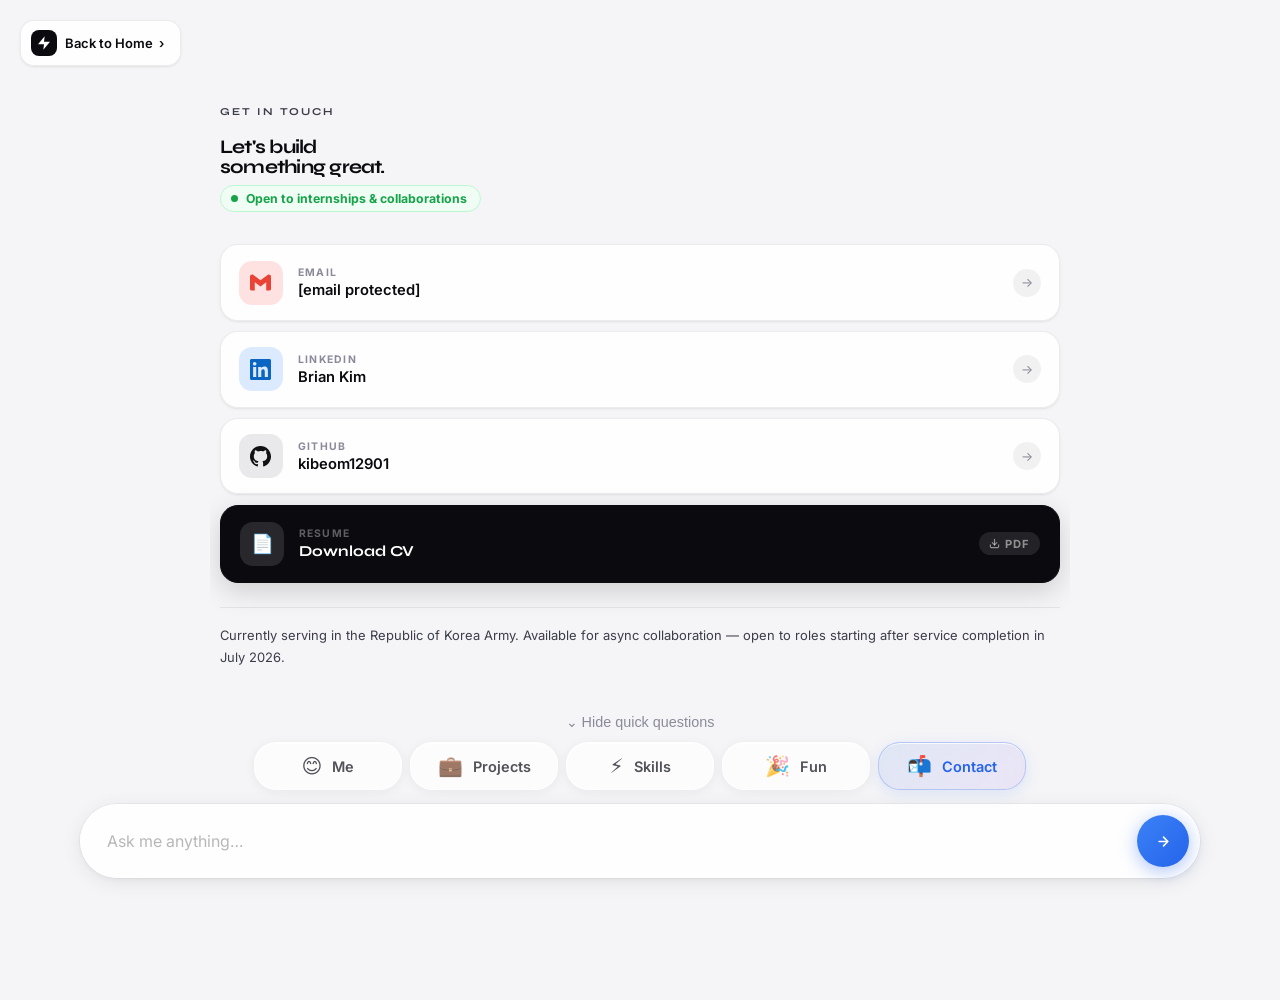
<file: contact.html>
<!DOCTYPE html>
<html lang="en">
<head>
<meta charset="UTF-8"/>
<meta name="viewport" content="width=device-width, initial-scale=1.0"/>
<title>Contact | Brian Kim</title>
<link rel="preconnect" href="https://fonts.googleapis.com">
<link href="https://fonts.googleapis.com/css2?family=Inter:wght@400;500;600;700;800;900&family=Syne:wght@700;800&display=swap" rel="stylesheet">
<link rel="stylesheet" href="./assets/css/styles.css"/>
</head>
<body class="no-rainbow">
<canvas id="liquid-canvas"></canvas>
<div id="cursor"></div>
<div id="cursor-ring"></div>
<a class="badge-btn" href="index.html"><div class="badge-icon"><svg width="16" height="16" viewBox="0 0 24 24" fill="white"><path d="M13 2L3 14h9l-1 8 10-12h-9l1-8z"/></svg></div>Back to Home &nbsp;›</a>

<div class="app-shell">
<main class="page-content">
  <section class="content-card">
    <div class="section-block contact-wrap">

      <p class="contact-eyebrow">Get in touch</p>
      <h2 class="contact-headline">Let's build<br/>something great.</h2>

      <div class="avail-row">
        <span class="avail-dot"></span>
        <span class="avail-text">Open to internships &amp; collaborations</span>
      </div>

      <!-- Cards -->
      <div class="contact-cards">

        <a class="c-card gmail"
           href="https://mail.google.com/mail/?view=cm&to=Kimkibeom1290@gmail.com"
           target="_blank" rel="noreferrer">
          <div class="c-icon">
            <svg width="21" height="21" viewBox="0 0 24 24"><path d="M24 5.457v13.909c0 .904-.732 1.636-1.636 1.636h-3.819V11.73L12 16.64l-6.545-4.91v9.273H1.636A1.636 1.636 0 0 1 0 19.366V5.457c0-2.023 2.309-3.178 3.927-1.964L5.455 4.64 12 9.548l6.545-4.91 1.528-1.145C21.69 2.28 24 3.434 24 5.457z" fill="#ea4335"/></svg>
          </div>
          <div class="c-body">
            <div class="c-label">Email</div>
            <div class="c-value"><span class="__cf_email__" data-cfemail="dc97b5b1b7b5beb9b3b1edeee5ec9cbbb1bdb5b0f2bfb3b1">[email&#160;protected]</span></div>
          </div>
          <div class="c-arrow">→</div>
        </a>

        <a class="c-card linkedin"
           href="https://www.linkedin.com/in/brian-kim-2b3b40262/"
           target="_blank" rel="noreferrer">
          <div class="c-icon">
            <svg width="21" height="21" viewBox="0 0 24 24" fill="#0a66c2"><path d="M20.447 20.452h-3.554v-5.569c0-1.328-.027-3.037-1.852-3.037-1.853 0-2.136 1.445-2.136 2.939v5.667H9.351V9h3.414v1.561h.046c.477-.9 1.637-1.85 3.37-1.85 3.601 0 4.267 2.37 4.267 5.455v6.286zM5.337 7.433c-1.144 0-2.063-.926-2.063-2.065 0-1.138.92-2.063 2.063-2.063 1.14 0 2.064.925 2.064 2.063 0 1.139-.925 2.065-2.064 2.065zm1.782 13.019H3.555V9h3.564v11.452zM22.225 0H1.771C.792 0 0 .774 0 1.729v20.542C0 23.227.792 24 1.771 24h20.451C23.2 24 24 23.227 24 22.271V1.729C24 .774 23.2 0 22.222 0h.003z"/></svg>
          </div>
          <div class="c-body">
            <div class="c-label">LinkedIn</div>
            <div class="c-value">Brian Kim</div>
          </div>
          <div class="c-arrow">→</div>
        </a>

        <a class="c-card github"
           href="https://github.com/kibeom12901"
           target="_blank" rel="noreferrer">
          <div class="c-icon">
            <svg width="21" height="21" viewBox="0 0 24 24" fill="#111"><path d="M12 0C5.374 0 0 5.373 0 12c0 5.302 3.438 9.8 8.207 11.387.599.111.793-.261.793-.577v-2.234c-3.338.726-4.033-1.416-4.033-1.416-.546-1.387-1.333-1.756-1.333-1.756-1.089-.745.083-.729.083-.729 1.205.084 1.839 1.237 1.839 1.237 1.07 1.834 2.807 1.304 3.492.997.107-.775.418-1.305.762-1.604-2.665-.305-5.467-1.334-5.467-5.931 0-1.311.469-2.381 1.236-3.221-.124-.303-.535-1.524.117-3.176 0 0 1.008-.322 3.301 1.23A11.509 11.509 0 0 1 12 5.803c1.02.005 2.047.138 3.006.404 2.291-1.552 3.297-1.23 3.297-1.23.653 1.653.242 2.874.118 3.176.77.84 1.235 1.911 1.235 3.221 0 4.609-2.807 5.624-5.479 5.921.43.372.823 1.102.823 2.222v3.293c0 .319.192.694.801.576C20.566 21.797 24 17.3 24 12c0-6.627-5.373-12-12-12z"/></svg>
          </div>
          <div class="c-body">
            <div class="c-label">GitHub</div>
            <div class="c-value">kibeom12901</div>
          </div>
          <div class="c-arrow">→</div>
        </a>

      </div>

      <!-- CV download — bold dark CTA -->
      <a class="cv-btn"
         href="https://docs.google.com/document/d/1R_ndpSbF7Pnptnhy0haO2IUpl0N-ecEF32rU8T0wcDc/export?format=pdf"
         target="_blank" rel="noreferrer">
        <div class="cv-left">
          <div class="cv-icon-wrap">📄</div>
          <div>
            <div class="cv-label-sm">Resume</div>
            <div class="cv-title">Download CV</div>
          </div>
        </div>
        <div class="cv-badge">
          <svg width="11" height="11" viewBox="0 0 24 24" fill="none" stroke="currentColor" stroke-width="2.5" stroke-linecap="round" stroke-linejoin="round">
            <path d="M21 15v4a2 2 0 0 1-2 2H5a2 2 0 0 1-2-2v-4"/>
            <polyline points="7 10 12 15 17 10"/>
            <line x1="12" y1="15" x2="12" y2="3"/>
          </svg>
          PDF
        </div>
      </a>

      <div class="contact-divider"></div>
      <p class="contact-note">Currently serving in the Republic of Korea Army. Available for async collaboration — open to roles starting after service completion in July 2026.</p>

    </div>
  </section>

  <button class="quick-hide" type="button">⌄ Hide quick questions</button>
</main>
</div>

<div class="chat-bar">
  <input class="chat-input" placeholder="Ask me anything…" />
  <button class="chat-send" aria-label="Send">
    <svg viewBox="0 0 24 24" fill="none" stroke="white" stroke-width="2.5" stroke-linecap="round" stroke-linejoin="round">
      <path d="M5 12h14M12 5l7 7-7 7"/>
    </svg>
  </button>
</div>

<nav class="bottom-nav">
  <a class="nav-item" href="me.html"><span class="nav-icon">😊</span>Me</a>
  <a class="nav-item" href="projects.html"><span class="nav-icon">💼</span>Projects</a>
  <a class="nav-item" href="skills.html"><span class="nav-icon">⚡</span>Skills</a>
  <a class="nav-item" href="fun.html"><span class="nav-icon">🎉</span>Fun</a>
  <a class="nav-item active" href="contact.html"><span class="nav-icon">📬</span>Contact</a>
</nav>
</file>
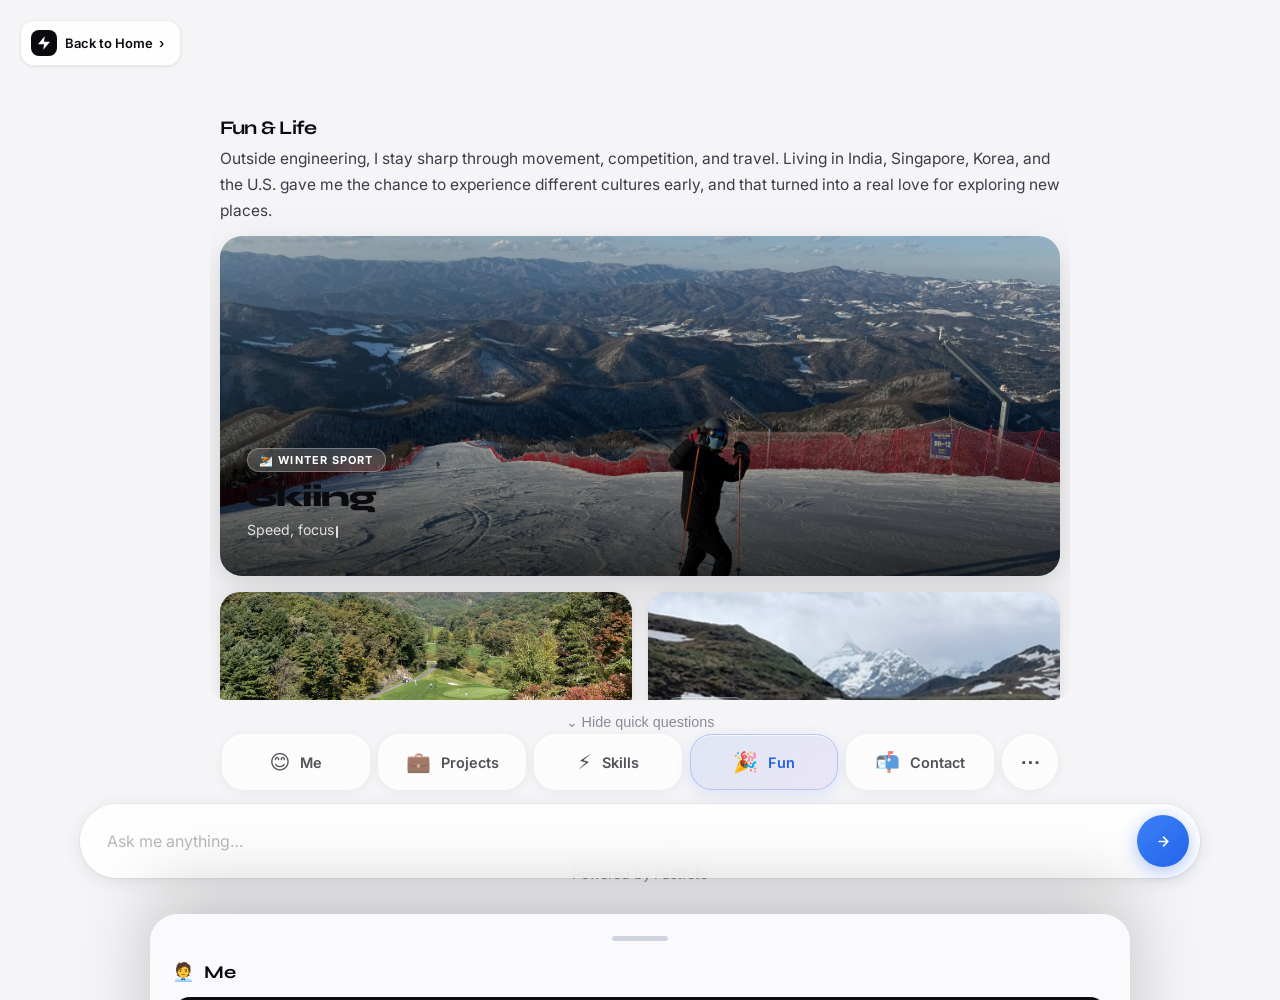
<file: fun.html>
<!DOCTYPE html>
<html lang="en">
<head>
<meta charset="UTF-8"/>
<meta name="viewport" content="width=device-width, initial-scale=1.0"/>
<title>Fun | Brian Kim</title>
<link rel="preconnect" href="https://fonts.googleapis.com">
<link href="https://fonts.googleapis.com/css2?family=Inter:wght@400;500;600;700;800;900&family=Syne:wght@700;800;900&display=swap" rel="stylesheet">
<link rel="stylesheet" href="./assets/css/styles.css"/>
</head>
<body>
<canvas id="liquid-canvas"></canvas>
<div id="cursor"></div>
<div id="cursor-ring"></div>
<a class="badge-btn" href="index.html"><div class="badge-icon"><svg width="16" height="16" viewBox="0 0 24 24" fill="white"><path d="M13 2L3 14h9l-1 8 10-12h-9l1-8z"/></svg></div>Back to Home &nbsp;›</a>

<div class="app-shell">
<main class="page-content">
  <section class="content-card">

    <div class="section-block fun-hero-section">
      <h2>Fun &amp; Life</h2>
      <p class="fun-intro">Outside engineering, I stay sharp through movement, competition, and travel. Living in India, Singapore, Korea, and the U.S. gave me the chance to experience different cultures early, and that turned into a real love for exploring new places.</p>

      <!-- Featured: Skiing -->
      <div class="fun-featured">
        <img src="./assets/images/fun/IMG_0871.JPG" alt="Skiing in Korea"/>
        <div class="fun-featured-overlay">
          <span class="fun-featured-tag">⛷️ Winter Sport</span>
          <h3>Skiing</h3>
          <p>Speed, focus, and clean carving turns. Korea's mountain runs are a perfect winter reset — nothing clears the mind like dropping into a steep slope.</p>
        </div>
      </div>

      <!-- Two cards side by side -->
      <div class="fun-grid-2">
        <div class="fun-card">
          <img src="./assets/images/fun/IMG_8676.jpeg" alt="Golf course in the mountains" class="crop-golf"/>
          <div class="fun-card-overlay">
            <span class="fun-card-tag">⛳ Golf</span>
            <h3>Golf</h3>
            <p>Course strategy, clean strikes, and mountain views. Golf trains the same patience and precision I bring to engineering.</p>
          </div>
        </div>

        <div class="fun-card">
          <img src="./assets/images/fun/travel.jpeg" alt="Travelling — Swiss Alps" class="crop-travel"/>
          <div class="fun-card-overlay">
            <span class="fun-card-tag">✈️ Travel</span>
            <h3>Exploring</h3>
            <p>This photo is from Switzerland. I love travelling, seeing new landscapes, and getting the kind of perspective that only comes from being somewhere completely different.</p>
          </div>
        </div>
      </div>

      <!-- Quick stats -->
      <div class="fun-stats">
        <div class="fun-stat">
          <span class="stat-num">4+</span>
          <span class="stat-label">Countries Lived</span>
        </div>
        <div class="fun-stat">
          <span class="stat-num">⛷️</span>
          <span class="stat-label">Skier</span>
        </div>
        <div class="fun-stat">
          <span class="stat-num">⛳</span>
          <span class="stat-label">Golfer</span>
        </div>
        <div class="fun-stat">
          <span class="stat-num">⚾</span>
          <span class="stat-label">Club Baseball</span>
        </div>
      </div>
    </div>

  </section>

  <button class="quick-hide" type="button">⌄ Hide quick questions</button>
</main>
</div>

<div class="chat-bar">
  <input class="chat-input" placeholder="Ask me anything…" />
  <button class="chat-send" aria-label="Send">
    <svg viewBox="0 0 24 24" fill="none" stroke="white" stroke-width="2.5" stroke-linecap="round" stroke-linejoin="round">
      <path d="M5 12h14M12 5l7 7-7 7"/>
    </svg>
  </button>
</div>

<nav class="bottom-nav">
  <a class="nav-item" href="me.html"><span class="nav-icon">😊</span>Me</a>
  <a class="nav-item" href="projects.html"><span class="nav-icon">💼</span>Projects</a>
  <a class="nav-item" href="skills.html"><span class="nav-icon">⚡</span>Skills</a>
  <a class="nav-item active" href="fun.html"><span class="nav-icon">🎉</span>Fun</a>
  <a class="nav-item" href="contact.html"><span class="nav-icon">📬</span>Contact</a>
</nav>

<p class="powered">Powered by Fastfolio</p>
<script src="./assets/js/script.js"></script>
</body>
</html>
</file>
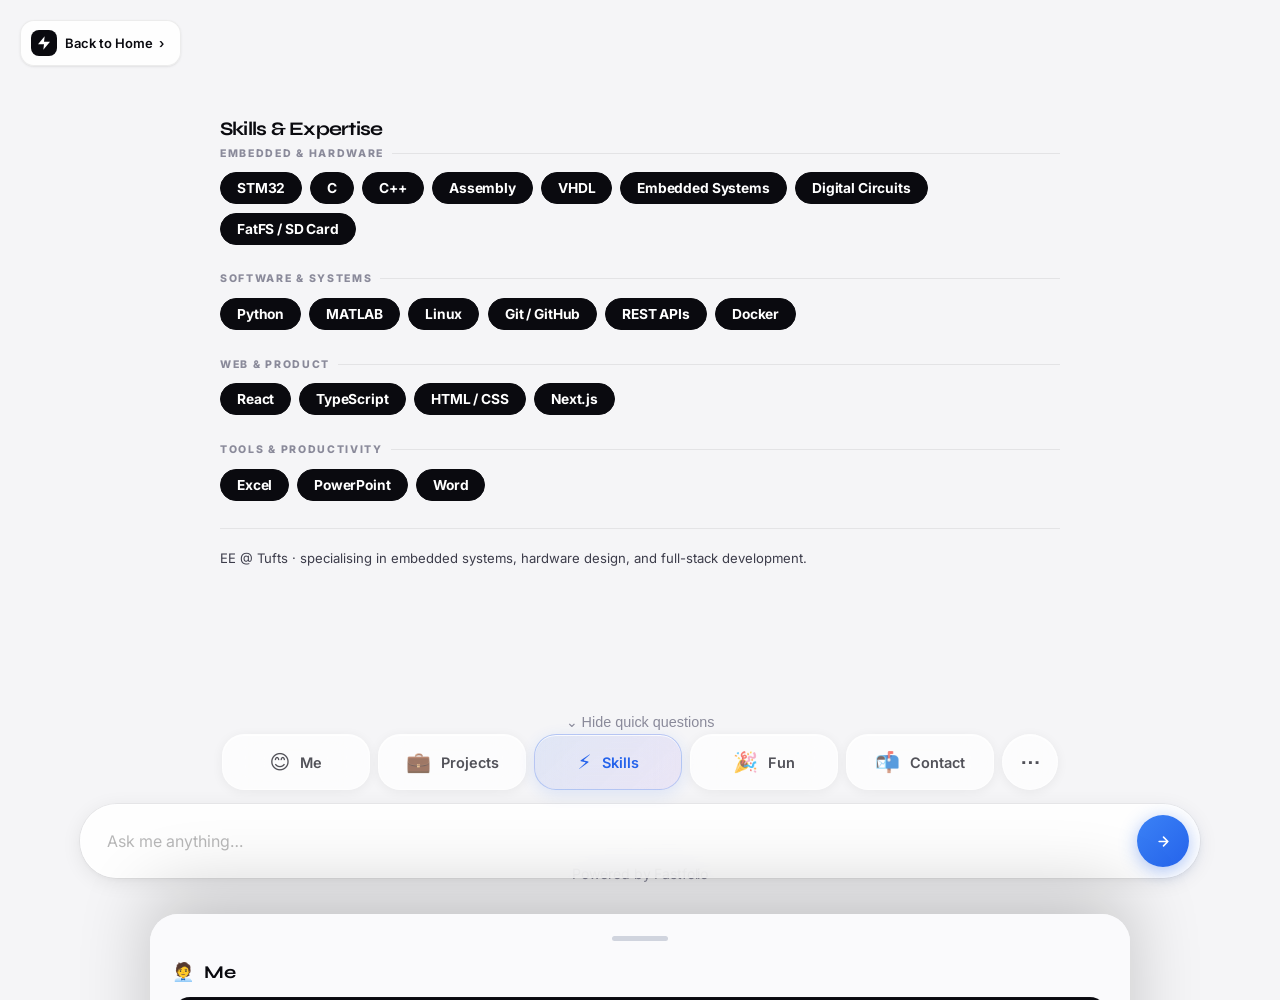
<file: skills.html>
<!DOCTYPE html>
<html lang="en">
<head>
<meta charset="UTF-8"/>
<meta name="viewport" content="width=device-width, initial-scale=1.0"/>
<title>Skills | Brian Kim</title>
<link rel="preconnect" href="https://fonts.googleapis.com">
<link href="https://fonts.googleapis.com/css2?family=Inter:wght@400;500;600;700;800;900&family=Syne:wght@700;800;900&display=swap" rel="stylesheet">
<link rel="stylesheet" href="./assets/css/styles.css"/>
</head>
<body>
<canvas id="liquid-canvas"></canvas>
<div id="cursor"></div>
<div id="cursor-ring"></div>
<a class="badge-btn" href="index.html"><div class="badge-icon"><svg width="16" height="16" viewBox="0 0 24 24" fill="white"><path d="M13 2L3 14h9l-1 8 10-12h-9l1-8z"/></svg></div>Back to Home &nbsp;›</a>

<div class="app-shell">
<main class="page-content">
  <section class="content-card">
    <div class="section-block skills-wrap">

      <h2 class="skills-headline">Skills &amp; Expertise</h2>

      <div class="skill-groups">

        <!-- Embedded & Hardware -->
        <div class="skill-group group-hw">
          <div class="group-label">Embedded &amp; Hardware</div>
          <div class="chip-grid">
            <span class="skill-chip">STM32</span>
            <span class="skill-chip">C</span>
            <span class="skill-chip">C++</span>
            <span class="skill-chip">Assembly</span>
            <span class="skill-chip">VHDL</span>
            <span class="skill-chip">Embedded Systems</span>
            <span class="skill-chip">Digital Circuits</span>
            <span class="skill-chip">FatFS / SD Card</span>
          </div>
        </div>

        <!-- Software & Systems -->
        <div class="skill-group group-sw">
          <div class="group-label">Software &amp; Systems</div>
          <div class="chip-grid">
            <span class="skill-chip">Python</span>
            <span class="skill-chip">MATLAB</span>
            <span class="skill-chip">Linux</span>
            <span class="skill-chip">Git / GitHub</span>
            <span class="skill-chip">REST APIs</span>
            <span class="skill-chip">Docker</span>
          </div>
        </div>

        <!-- Web & Product -->
        <div class="skill-group group-web">
          <div class="group-label">Web &amp; Product</div>
          <div class="chip-grid">
            <span class="skill-chip">React</span>
            <span class="skill-chip">TypeScript</span>
            <span class="skill-chip">HTML / CSS</span>
            <span class="skill-chip">Next.js</span>
          </div>
        </div>

        <!-- Tools -->
        <div class="skill-group group-tool">
          <div class="group-label">Tools &amp; Productivity</div>
          <div class="chip-grid">
            <span class="skill-chip">Excel</span>
            <span class="skill-chip">PowerPoint</span>
            <span class="skill-chip">Word</span>
          </div>
        </div>

      </div>

      <div class="skills-divider"></div>
      <p class="skills-note">EE @ Tufts · specialising in embedded systems, hardware design, and full-stack development.</p>

    </div>
  </section>

  <button class="quick-hide" type="button">⌄ Hide quick questions</button>
</main>
</div>

<div class="chat-bar">
  <input class="chat-input" placeholder="Ask me anything…" />
  <button class="chat-send" aria-label="Send">
    <svg viewBox="0 0 24 24" fill="none" stroke="white" stroke-width="2.5" stroke-linecap="round" stroke-linejoin="round">
      <path d="M5 12h14M12 5l7 7-7 7"/>
    </svg>
  </button>
</div>

<nav class="bottom-nav">
  <a class="nav-item" href="me.html"><span class="nav-icon">😊</span>Me</a>
  <a class="nav-item" href="projects.html"><span class="nav-icon">💼</span>Projects</a>
  <a class="nav-item active" href="skills.html"><span class="nav-icon">⚡</span>Skills</a>
  <a class="nav-item" href="fun.html"><span class="nav-icon">🎉</span>Fun</a>
  <a class="nav-item" href="contact.html"><span class="nav-icon">📬</span>Contact</a>
</nav>

<p class="powered">Powered by Fastfolio</p>
<script src="./assets/js/script.js"></script>
<script>
  // Trigger chip pop-in after group fades up
  document.querySelectorAll('.skill-group').forEach((group, i) => {
    setTimeout(() => {
      group.classList.add('anim-done');
    }, 140 + i * 80);
  });
</script>
</body>
</html>
</file>
<file: assets/css/styles.css>
/* =====================================================
   BRIAN KIM PORTFOLIO — Professional Redesign
   ===================================================== */

*, *::before, *::after { margin: 0; padding: 0; box-sizing: border-box; }

:root {
  --bg:           #f5f5f7;
  --bg-pure:      #ffffff;
  --text:         #0a0a0f;
  --text-2:       #3c3c4a;
  --muted:        #8a8a9a;
  --accent:       #2563eb;
  --accent-2:     #7c3aed;
  --accent-muted: #dbeafe;
  --success:      #16a34a;
  --card:         rgba(255,255,255,0.85);
  --card-border:  rgba(0,0,0,0.07);
  --glass:        rgba(255,255,255,0.68);
  --glass-border: rgba(255,255,255,0.6);
  --shadow-sm:    0 1px 3px rgba(0,0,0,0.06), 0 1px 2px rgba(0,0,0,0.04);
  --shadow-md:    0 4px 20px rgba(0,0,0,0.08), 0 2px 6px rgba(0,0,0,0.04);
  --shadow-lg:    0 24px 64px rgba(0,0,0,0.11), 0 6px 16px rgba(0,0,0,0.06);
  --r-sm:         10px;
  --r-md:         16px;
  --r-lg:         24px;
  --ease-spring:  cubic-bezier(0.22, 1, 0.36, 1);
  --ease-smooth:  cubic-bezier(0.4, 0, 0.2, 1);
  --ease-bounce:  cubic-bezier(0.34, 1.56, 0.64, 1);
}

/* ── Base ── */
body {
  background: var(--bg);
  color: var(--text);
  font-family: 'Inter', system-ui, sans-serif;
  min-height: 100vh;
  cursor: none;
  overflow-x: hidden;
  user-select: none;
  -webkit-font-smoothing: antialiased;
  -moz-osx-font-smoothing: grayscale;
}

body.no-rainbow {
  cursor: auto;
  background: var(--bg);
}

body.no-rainbow #liquid-canvas,
body.no-rainbow #cursor,
body.no-rainbow #cursor-ring,
body.no-rainbow .hint { display: none !important; }

body.no-rainbow .chat-input  { cursor: text; }
body.no-rainbow .chat-send,
body.no-rainbow .nav-item,
body.no-rainbow .badge-btn   { cursor: pointer; }

/* ── Canvas & Cursor ── */
#liquid-canvas {
  position: fixed;
  inset: 0;
  z-index: 0;
  pointer-events: none;
  opacity: 0.92;
}

#cursor {
  position: fixed;
  width: 10px;
  height: 10px;
  border-radius: 50%;
  background: var(--text);
  pointer-events: none;
  transform: translate(-50%, -50%);
  z-index: 9999;
  transition: opacity .2s, transform .1s var(--ease-spring);
}

#cursor-ring {
  position: fixed;
  width: 32px;
  height: 32px;
  border-radius: 50%;
  border: 1.5px solid rgba(0,0,0,0.14);
  pointer-events: none;
  transform: translate(-50%, -50%);
  z-index: 9998;
  transition: transform .12s var(--ease-spring), width .2s var(--ease-spring), height .2s var(--ease-spring);
}

/* ── Badge button ── */
.badge-btn {
  position: fixed;
  top: 20px;
  left: 20px;
  z-index: 100;
  display: flex;
  align-items: center;
  gap: 8px;
  padding: 9px 16px 9px 10px;
  background: var(--card);
  backdrop-filter: blur(18px);
  -webkit-backdrop-filter: blur(18px);
  border: 1px solid var(--card-border);
  border-radius: 14px;
  font-size: 13px;
  font-weight: 600;
  color: var(--text);
  text-decoration: none;
  box-shadow: var(--shadow-sm);
  transition: transform .2s var(--ease-spring), box-shadow .2s ease;
}

.badge-btn:hover {
  transform: translateY(-1px);
  box-shadow: var(--shadow-md);
}

.badge-icon {
  width: 26px;
  height: 26px;
  border-radius: 8px;
  background: var(--text);
  display: flex;
  align-items: center;
  justify-content: center;
}

/* ── Hero ── */
.hero {
  position: relative;
  z-index: 10;
  width: 100%;
  height: 100vh;
  display: flex;
  flex-direction: column;
  align-items: center;
  justify-content: center;
  padding-bottom: 180px;
  pointer-events: none;
}

.logo-wrap {
  width: 52px;
  height: 52px;
  margin-bottom: 16px;
}

.hero-greeting {
  font-size: 18px;
  font-weight: 500;
  color: var(--text-2);
  margin-bottom: 4px;
  letter-spacing: -0.01em;
  text-align: center;
  opacity: 0;
  animation: fade-up .6s .1s var(--ease-spring) forwards;
}

.hero-title {
  font-family: 'Syne', 'Inter', sans-serif;
  font-size: clamp(3rem, 9vw, 7.5rem);
  font-weight: 900;
  letter-spacing: -0.055em;
  line-height: 0.96;
  margin-bottom: 28px;
  text-align: center;
  background: linear-gradient(135deg, #0a0a0f 0%, #2563eb 35%, #7c3aed 65%, #0a0a0f 100%);
  background-size: 300% 300%;
  -webkit-background-clip: text;
  background-clip: text;
  -webkit-text-fill-color: transparent;
  opacity: 0;
  animation: fade-up .7s .2s var(--ease-spring) forwards, title-shift 8s 1.2s ease-in-out infinite;
}

@keyframes title-shift {
  0%, 100% { background-position: 0% 50%; }
  50%       { background-position: 100% 50%; }
}

.memoji {
  width: 210px;
  height: 210px;
  border-radius: 50%;
  overflow: hidden;
  animation: float 6s ease-in-out infinite;
  filter: drop-shadow(0 20px 40px rgba(0,0,0,0.12));
  opacity: 0;
  animation: fade-up .7s .35s var(--ease-spring) forwards, float 6s 1.2s ease-in-out infinite;
}

.memoji img {
  width: 100%;
  height: 100%;
  object-fit: cover;
}

@keyframes float {
  0%, 100% { transform: translateY(0) rotate(-1deg); }
  50%       { transform: translateY(-14px) rotate(1.5deg); }
}

@keyframes fade-up {
  from { opacity: 0; transform: translateY(18px); }
  to   { opacity: 1; transform: translateY(0); }
}

/* ── Chat bar ── */
.chat-bar {
  position: fixed;
  bottom: 22px;
  left: 50%;
  transform: translateX(-50%);
  z-index: 100;
  display: flex;
  align-items: center;
  width: min(1120px, calc(100% - 3rem));
  background: var(--card);
  backdrop-filter: blur(24px);
  -webkit-backdrop-filter: blur(24px);
  border: 1px solid rgba(255,255,255,0.7);
  border-radius: 999px;
  padding: 10px 10px 10px 26px;
  box-shadow: var(--shadow-md), 0 0 0 1px rgba(0,0,0,0.04);
  transition: bottom .24s ease, opacity .2s ease;
}

.chat-input {
  flex: 1;
  border: none;
  background: transparent;
  outline: none;
  font-size: 16px;
  color: var(--text-2);
  font-family: inherit;
  cursor: none;
}

.chat-input::placeholder { color: rgba(0,0,0,0.28); }

.chat-send {
  width: 52px;
  height: 52px;
  border-radius: 50%;
  background: linear-gradient(135deg, #3b82f6, #2563eb);
  border: none;
  display: flex;
  align-items: center;
  justify-content: center;
  flex-shrink: 0;
  cursor: none;
  color: #fff;
  box-shadow: 0 4px 18px rgba(37,99,235,0.38);
  transition: transform .18s var(--ease-spring), box-shadow .2s ease;
}

.chat-send:hover {
  transform: scale(1.1);
  box-shadow: 0 8px 28px rgba(37,99,235,0.55);
}

.chat-send svg {
  width: 15px;
  height: 15px;
  stroke: currentColor;
}

.chat-send.is-active {
  background: linear-gradient(135deg, #60a5fa, #2563eb, #7c3aed);
  background-size: 200% 200%;
  animation: send-glow 2s ease-in-out infinite;
}

@keyframes send-glow {
  0%, 100% { box-shadow: 0 4px 18px rgba(37,99,235,0.45); background-position: 0% 50%; }
  50%       { box-shadow: 0 6px 28px rgba(124,58,237,0.6); background-position: 100% 50%; }
}

/* ── Bottom Nav ── */
.bottom-nav {
  position: fixed;
  bottom: 110px;
  left: 50%;
  transform: translateX(-50%);
  z-index: 100;
  display: flex;
  gap: 8px;
  padding: 0;
  transition: opacity .24s ease, transform .24s ease;
}

.nav-item {
  display: flex;
  flex-direction: row;
  align-items: center;
  justify-content: center;
  gap: 10px;
  padding: 11px 22px;
  border-radius: 22px;
  border: 1px solid rgba(255,255,255,0.55);
  background: var(--glass);
  backdrop-filter: blur(20px);
  -webkit-backdrop-filter: blur(20px);
  font-size: 14.5px;
  font-weight: 600;
  color: rgba(15,15,25,0.72);
  cursor: none;
  min-width: 148px;
  text-decoration: none;
  box-shadow: 0 2px 12px rgba(0,0,0,0.06), inset 0 1px 0 rgba(255,255,255,0.8);
  transition: background .18s, color .18s, transform .18s var(--ease-spring), box-shadow .18s;
}

.nav-item:hover {
  background: rgba(255,255,255,0.88);
  color: var(--text);
  transform: translateY(-2px);
  box-shadow: 0 8px 24px rgba(0,0,0,0.1), inset 0 1px 0 rgba(255,255,255,0.9);
}

.nav-item.active {
  background: linear-gradient(135deg, rgba(37,99,235,0.1), rgba(124,58,237,0.08));
  border-color: rgba(37,99,235,0.25);
  color: var(--accent);
  box-shadow: 0 4px 16px rgba(37,99,235,0.12), inset 0 1px 0 rgba(255,255,255,0.8);
}

.nav-icon { font-size: 20px; }

.nav-item.nav-more {
  min-width: 56px;
  width: 56px;
  height: 56px;
  padding: 0;
  font-size: 20px;
  justify-content: center;
  border-radius: 999px;
}

/* ── Watermark & Hint ── */
.watermark {
  position: fixed;
  bottom: -24px;
  left: 50%;
  transform: translateX(-50%);
  font-family: 'Syne', sans-serif;
  font-size: clamp(5rem, 15vw, 13rem);
  font-weight: 900;
  letter-spacing: -0.04em;
  color: rgba(0,0,0,0.028);
  white-space: nowrap;
  pointer-events: none;
  z-index: 1;
}

.hint {
  position: fixed;
  bottom: 50%;
  left: 50%;
  transform: translate(-50%, 50%);
  font-size: 11px;
  letter-spacing: .2em;
  text-transform: uppercase;
  color: rgba(0,0,0,0.18);
  pointer-events: none;
  z-index: 50;
  transition: opacity .8s ease;
}

.hint.hidden { opacity: 0; }

/* ── App Shell ── */
.app-shell {
  position: relative;
  z-index: 10;
  width: min(860px, calc(100% - 2rem));
  margin: 100px auto 0;
  max-height: calc(100vh - 300px);
  overflow-y: auto;
  overflow-x: hidden;
  padding: 0 10px 16px;
  border-radius: 16px;
}

.app-shell::-webkit-scrollbar { width: 6px; }
.app-shell::-webkit-scrollbar-thumb {
  background: rgba(98,102,112,0.4);
  border-radius: 999px;
}

.page-content {
  position: relative;
  z-index: 10;
  width: 100%;
}

.content-card {
  background: transparent;
  border: 0;
  border-radius: 0;
  padding: 0;
  box-shadow: none;
}

.content-card.preload-hide {
  opacity: 0;
  transform: translateY(8px);
  pointer-events: none;
}

.content-card.reveal {
  opacity: 1;
  transform: translateY(0);
  transition: opacity 400ms var(--ease-spring), transform 400ms var(--ease-spring);
}

/* ── Section block ── */
.section-block {
  margin-bottom: 1.6rem;
}

.section-block h2 {
  font-family: 'Syne', 'Inter', sans-serif;
  font-size: 2.4rem;
  font-weight: 800;
  letter-spacing: -0.04em;
  margin-bottom: 0.9rem;
}

/* ── Content card typography ── */
.content-card h1 {
  font-family: 'Syne', 'Inter', sans-serif;
  font-size: clamp(2.1rem, 4vw, 3.1rem);
  font-weight: 800;
  letter-spacing: -0.04em;
  margin-bottom: .8rem;
  color: var(--text);
}

.content-card h2 {
  font-size: 1.2rem;
  font-weight: 700;
  margin: 1rem 0 .45rem;
}

.content-card p {
  color: var(--text-2);
  line-height: 1.68;
  margin-bottom: .7rem;
}

/* ── Home (static UI) ── */
body.home.static-ui { cursor: auto; }
body.home.static-ui #cursor,
body.home.static-ui #cursor-ring,
body.home.static-ui .hint { display: block; }
body.home.static-ui #liquid-canvas { opacity: 1; }
body.home.static-ui .hero { padding-bottom: 230px; }

body.home.static-ui .chat-bar {
  bottom: 150px;
  width: min(720px, calc(100% - 3rem));
  padding: 10px 10px 10px 22px;
}

body.home.static-ui .chat-input {
  cursor: default;
  font-size: 15px;
  color: rgba(17,24,39,0.5);
}

body.home.static-ui .chat-input::placeholder { color: rgba(17,24,39,0.3); }
body.home.static-ui .chat-send { width: 44px; height: 44px; cursor: default; }

body.home.static-ui .bottom-nav { bottom: 66px; gap: 12px; }

body.home.static-ui .nav-item {
  min-width: 110px;
  width: 110px;
  height: 76px;
  padding: 10px 8px;
  gap: 5px;
  flex-direction: column;
  border-radius: 20px;
  color: rgba(17,24,39,0.68);
  font-size: 12px;
  font-weight: 600;
  pointer-events: auto;
  cursor: pointer;
}

body.home.static-ui .nav-item:hover { color: var(--text); transform: translateY(-2px); }
body.home.static-ui .nav-item.active { background: rgba(255,255,255,0.72); }

body.home.static-ui .nav-icon {
  width: 32px;
  height: 32px;
  border-radius: 10px;
  display: inline-flex;
  align-items: center;
  justify-content: center;
  background: rgba(17,24,39,0.05);
  font-size: 17px;
}

body.home.static-ui .nav-label { line-height: 1; }
body.home.static-ui .nav-more { display: none !important; }

/* ── Profile (Me page) ── */
.profile-grid {
  display: grid;
  grid-template-columns: 1fr 1fr;
  gap: 1.4rem;
  align-items: start;
  margin-bottom: 1.5rem;
}

.profile-photo-wrap {
  background: linear-gradient(145deg, #e8eaef, #d8dae4);
  border-radius: 24px;
  padding: 0.8rem;
  box-shadow: var(--shadow-sm);
}

.profile-photo-wrap img {
  width: 100%;
  border-radius: 16px;
  display: block;
}

.muted-line { color: var(--muted); font-size: 0.95rem; }

.status-badge {
  display: inline-block;
  margin: 0.4rem 0 0.6rem;
  font-size: 0.83rem;
  font-weight: 700;
  color: var(--accent);
  background: var(--accent-muted);
  border-radius: 999px;
  padding: 0.3rem 0.75rem;
  letter-spacing: -0.01em;
}

.profile-tags {
  margin-top: 0.75rem;
  display: flex;
  flex-wrap: wrap;
  gap: 0.42rem;
}

.profile-tags span {
  background: rgba(0,0,0,0.06);
  border-radius: 999px;
  padding: 0.32rem 0.65rem;
  font-size: 0.88rem;
  font-weight: 600;
  color: var(--text-2);
  transition: background .15s, transform .15s var(--ease-spring);
}

.profile-tags span:hover {
  background: var(--accent-muted);
  color: var(--accent);
  transform: scale(1.04);
}

/* ── Bio ── */
.bio-section { margin: 1.5rem 0; }
.bio-section p {
  color: var(--text-2);
  line-height: 1.72;
  margin-bottom: 1rem;
  font-size: 0.98rem;
}

/* ── Experience / Timeline ── */
.xp-section { margin: 1.4rem 0 0.8rem; }

.section-label {
  font-size: 0.68rem !important;
  font-weight: 800 !important;
  letter-spacing: 0.16em;
  text-transform: uppercase;
  color: var(--muted) !important;
  margin-bottom: 1rem !important;
}

.xp-list { display: flex; flex-direction: column; gap: 0; }

.xp-item {
  display: grid;
  grid-template-columns: 14px 1fr;
  gap: 0 16px;
  padding: 0 0 1.2rem;
  position: relative;
}

.xp-item:not(:last-child) .xp-dot::after {
  content: '';
  position: absolute;
  left: 5px;
  top: 12px;
  bottom: 0;
  width: 2px;
  background: linear-gradient(to bottom, rgba(37,99,235,0.2), rgba(0,0,0,0.06));
}

.xp-dot {
  width: 12px;
  height: 12px;
  border-radius: 50%;
  background: var(--accent);
  margin-top: 4px;
  flex-shrink: 0;
  position: relative;
  box-shadow: 0 0 0 3px rgba(37,99,235,0.15);
}

.xp-role {
  font-weight: 700;
  font-size: 0.93rem;
  color: var(--text);
  margin-bottom: 0.12rem !important;
}

.xp-meta {
  font-size: 0.78rem;
  color: var(--muted);
  margin-bottom: 0.22rem !important;
}

.xp-desc {
  font-size: 0.87rem;
  color: var(--text-2);
  line-height: 1.52;
  margin-bottom: 0 !important;
}

/* ── Language chips ── */
.lang-row {
  display: flex;
  gap: 0.6rem;
  flex-wrap: wrap;
  margin: 1.1rem 0 0.4rem;
}

.lang-chip {
  font-size: 0.87rem;
  font-weight: 600;
  background: rgba(0,0,0,0.05);
  border: 1px solid rgba(0,0,0,0.06);
  border-radius: 999px;
  padding: 0.38rem 0.85rem;
  color: var(--text-2);
}

/* ── Projects ── */
.project-row {
  --visible-cards: 3;
  --project-gap: 0.9rem;
  overflow: hidden;
}

.project-track {
  display: flex;
  gap: var(--project-gap);
  transition: transform 0.38s var(--ease-spring);
  will-change: transform;
  cursor: grab;
  touch-action: pan-y;
}

.project-track.dragging { transition: none; cursor: grabbing; }

.project-tile {
  background: linear-gradient(175deg, #0d0e18, #1a1d2e);
  border-radius: 22px;
  overflow: hidden;
  min-height: 330px;
  color: #f0f2fc;
  display: flex;
  flex-direction: column;
  flex: 0 0 calc((100% - (var(--project-gap) * (var(--visible-cards) - 1))) / var(--visible-cards));
  border: 1px solid rgba(255,255,255,0.07);
  box-shadow: 0 12px 32px rgba(7,8,14,0.3);
  transition: transform .28s var(--ease-spring), box-shadow .28s ease;
}

.project-tile:hover {
  transform: translateY(-4px) scale(1.01);
  box-shadow: 0 20px 48px rgba(7,8,14,0.4);
}

.project-tile img {
  width: 100%;
  height: 100%;
  object-fit: cover;
  flex: 1;
  transition: transform .5s var(--ease-smooth);
}

.project-tile:hover img { transform: scale(1.04); }

.project-head { padding: 1.1rem 1.1rem 0.5rem; }

.project-head h3 {
  color: #fff;
  font-family: 'Syne', 'Inter', sans-serif;
  font-size: 1.75rem;
  font-weight: 800;
  line-height: 1.05;
  margin: 0.28rem 0 0;
  letter-spacing: -0.03em;
}

.project-head p {
  margin: 0;
  font-size: 0.75rem;
  font-weight: 700;
  letter-spacing: 0.1em;
  text-transform: uppercase;
  color: rgba(255,255,255,0.6);
}

.project-chip {
  margin-top: 0.55rem;
  display: inline-flex;
  align-items: center;
  border-radius: 999px;
  padding: 0.26rem 0.65rem;
  font-size: 0.7rem;
  font-weight: 700;
  letter-spacing: 0.03em;
  color: #c8d8ff;
  background: rgba(37,99,235,0.18);
  border: 1px solid rgba(37,99,235,0.3);
}

.projects-hero {
  display: flex;
  align-items: flex-end;
  justify-content: space-between;
  gap: 1rem;
  margin-bottom: 1rem;
}

.projects-intro {
  margin: 0 0 0.2rem;
  color: var(--muted);
  font-size: 0.97rem;
  font-weight: 600;
}

.project-carousel-nav {
  margin-top: 1rem;
  display: flex;
  justify-content: flex-end;
  gap: 0.6rem;
}

.project-arrow {
  width: 42px;
  height: 42px;
  border-radius: 50%;
  border: 1px solid var(--card-border);
  background: var(--card);
  backdrop-filter: blur(10px);
  color: var(--text-2);
  font-size: 1.35rem;
  line-height: 1;
  cursor: pointer;
  transition: background .18s, transform .18s var(--ease-spring), box-shadow .18s;
  box-shadow: var(--shadow-sm);
}

.project-arrow:hover {
  background: var(--text);
  color: white;
  transform: scale(1.06);
  box-shadow: var(--shadow-md);
}

.project-arrow:disabled { opacity: 0.35; cursor: default; }

.projects-page .project-row { --project-gap: 1rem; }

.projects-page .project-tile {
  position: relative;
  border: 1px solid rgba(255,255,255,0.08);
  box-shadow: 0 18px 44px rgba(7,8,14,0.35);
}

.projects-page .project-tile::after {
  content: '';
  position: absolute;
  inset: 0;
  background: linear-gradient(180deg, rgba(7,8,14,0.04) 44%, rgba(7,8,14,0.65) 100%);
  pointer-events: none;
}

.projects-page .project-head {
  position: relative;
  z-index: 1;
}

.projects-page .project-carousel-nav { margin-bottom: 0.3rem; }

.project-directive {
  margin-top: 2.6rem;
  padding: 1.2rem 1.4rem;
  border-radius: 20px;
  border: 1px solid var(--card-border);
  background: var(--card);
  backdrop-filter: blur(12px);
  box-shadow: var(--shadow-sm);
}

.project-directive-title {
  margin: 0 0 0.8rem;
  font-size: 0.75rem;
  font-weight: 800;
  letter-spacing: 0.12em;
  text-transform: uppercase;
  color: var(--muted);
}

.project-directive p { margin-bottom: 0.65rem; font-size: 0.92rem; color: var(--text-2); }
.project-directive p:last-child { margin-bottom: 0; }

/* ── Skills page ── */
.skills-wrap { padding: 0.2rem 0 0.5rem; }

.skills-headline {
  font-family: 'Syne', 'Inter', sans-serif;
  font-size: clamp(1.85rem, 5vw, 2.9rem);
  font-weight: 800;
  letter-spacing: -0.04em;
  line-height: 1.05;
  color: var(--text);
  margin-bottom: 2rem;
  opacity: 0;
  animation: fade-up 0.45s 0.05s var(--ease-spring) forwards;
}

.skill-groups { display: flex; flex-direction: column; gap: 1.7rem; }

.skill-group {
  opacity: 0;
  animation: fade-up 0.45s var(--ease-spring) forwards;
}

.skill-group:nth-child(1) { animation-delay: 0.14s; }
.skill-group:nth-child(2) { animation-delay: 0.22s; }
.skill-group:nth-child(3) { animation-delay: 0.30s; }
.skill-group:nth-child(4) { animation-delay: 0.38s; }

.group-label {
  font-size: 0.66rem;
  font-weight: 800;
  letter-spacing: 0.16em;
  text-transform: uppercase;
  color: var(--muted);
  margin-bottom: 0.8rem;
  display: flex;
  align-items: center;
  gap: 0.5rem;
}

.group-label::after {
  content: '';
  flex: 1;
  height: 1px;
  background: rgba(0,0,0,0.07);
}

.chip-grid { display: flex; flex-wrap: wrap; gap: 0.5rem; }

.skill-chip {
  display: inline-flex;
  align-items: center;
  padding: 0.45rem 1rem;
  border-radius: 999px;
  font-size: 0.86rem;
  font-weight: 700;
  letter-spacing: -0.01em;
  background: var(--text);
  color: #fff;
  border: 1.5px solid var(--text);
  cursor: default;
  white-space: nowrap;
  position: relative;
  overflow: hidden;
  transition: transform .2s var(--ease-spring), box-shadow .2s ease,
              background .2s ease, border-color .2s ease, color .2s ease;
}

.skill-chip::before {
  content: '';
  position: absolute;
  inset: 0;
  background: linear-gradient(108deg, transparent 38%, rgba(255,255,255,0.18) 52%, transparent 66%);
  transform: translateX(-110%);
  transition: transform 0.5s ease;
  pointer-events: none;
}

.skill-chip:hover { transform: translateY(-2px) scale(1.05); }
.skill-chip:hover::before { transform: translateX(110%); }

.group-hw   .skill-chip:hover { background: #1a1a1a; box-shadow: 0 8px 22px rgba(245,158,11,0.28); border-color: rgba(245,158,11,0.3); }
.group-sw   .skill-chip:hover { background: #1a1a1a; box-shadow: 0 8px 22px rgba(37,99,235,0.28); border-color: rgba(37,99,235,0.3); }
.group-web  .skill-chip:hover { background: #1a1a1a; box-shadow: 0 8px 22px rgba(34,197,94,0.28); border-color: rgba(34,197,94,0.3); }
.group-tool .skill-chip:hover { background: #1a1a1a; box-shadow: 0 8px 22px rgba(168,85,247,0.28); border-color: rgba(168,85,247,0.3); }

.skill-group.anim-done .skill-chip {
  opacity: 0;
  transform: scale(0.88);
  animation: chip-pop 0.22s var(--ease-bounce) forwards;
}

.skill-group.anim-done .skill-chip:nth-child(1) { animation-delay: 0.00s; }
.skill-group.anim-done .skill-chip:nth-child(2) { animation-delay: 0.04s; }
.skill-group.anim-done .skill-chip:nth-child(3) { animation-delay: 0.08s; }
.skill-group.anim-done .skill-chip:nth-child(4) { animation-delay: 0.12s; }
.skill-group.anim-done .skill-chip:nth-child(5) { animation-delay: 0.16s; }
.skill-group.anim-done .skill-chip:nth-child(6) { animation-delay: 0.20s; }
.skill-group.anim-done .skill-chip:nth-child(7) { animation-delay: 0.24s; }
.skill-group.anim-done .skill-chip:nth-child(8) { animation-delay: 0.28s; }

@keyframes chip-pop {
  to { opacity: 1; transform: scale(1); }
}

.skills-divider {
  height: 1px;
  background: rgba(0,0,0,0.07);
  margin: 1.7rem 0 1.1rem;
  opacity: 0;
  animation: fade-up 0.4s 0.48s var(--ease-spring) forwards;
}

.skills-note {
  font-size: 0.82rem;
  color: var(--muted);
  line-height: 1.65;
  opacity: 0;
  animation: fade-up 0.4s 0.52s var(--ease-spring) forwards;
}

/* ── Fun page ── */
.fun-hero-section { margin-bottom: 2rem; }

.fun-intro {
  font-size: 0.97rem;
  color: var(--text-2);
  line-height: 1.65;
  margin-bottom: 1.8rem;
}

.fun-featured {
  position: relative;
  border-radius: 22px;
  overflow: hidden;
  height: 340px;
  margin-bottom: 1rem;
  cursor: pointer;
  box-shadow: var(--shadow-lg);
}

.fun-featured img {
  width: 100%;
  height: 100%;
  object-fit: cover;
  transition: transform 0.5s var(--ease-smooth);
}

.fun-featured:hover img { transform: scale(1.04); }

.fun-featured-overlay {
  position: absolute;
  inset: 0;
  background: linear-gradient(to top, rgba(0,0,0,0.74) 0%, rgba(0,0,0,0.08) 55%, transparent 100%);
  display: flex;
  flex-direction: column;
  justify-content: flex-end;
  padding: 1.5rem 1.7rem;
}

.fun-featured-tag {
  display: inline-block;
  background: rgba(255,255,255,0.18);
  backdrop-filter: blur(10px);
  border: 1px solid rgba(255,255,255,0.3);
  color: #fff;
  font-size: 11px;
  font-weight: 700;
  letter-spacing: 0.1em;
  text-transform: uppercase;
  padding: 4px 11px;
  border-radius: 20px;
  margin-bottom: 0.55rem;
  width: fit-content;
}

.fun-featured-overlay h3 {
  color: #fff;
  font-family: 'Syne', 'Inter', sans-serif;
  font-size: 1.8rem;
  font-weight: 800;
  line-height: 1.1;
  letter-spacing: -0.03em;
  margin-bottom: 0.4rem;
}

.fun-featured-overlay p {
  color: rgba(255,255,255,0.82);
  font-size: 0.88rem;
  line-height: 1.5;
}

.fun-grid-2 {
  display: grid;
  grid-template-columns: 1fr 1fr;
  gap: 1rem;
}

.fun-card {
  position: relative;
  border-radius: 20px;
  overflow: hidden;
  height: 240px;
  cursor: pointer;
  box-shadow: var(--shadow-md);
}

.fun-card img {
  width: 100%;
  height: 100%;
  object-fit: cover;
  transition: transform 0.5s var(--ease-smooth);
}

.fun-card img.crop-golf   { object-position: center bottom !important; }
.fun-card img.crop-travel { object-position: center 75% !important; }
.fun-card:hover img       { transform: scale(1.06); }

.fun-card-overlay {
  position: absolute;
  inset: 0;
  background: linear-gradient(to top, rgba(0,0,0,0.7) 0%, transparent 60%);
  display: flex;
  flex-direction: column;
  justify-content: flex-end;
  padding: 1.1rem 1.2rem;
}

.fun-card-tag {
  display: inline-block;
  background: rgba(255,255,255,0.18);
  backdrop-filter: blur(8px);
  border: 1px solid rgba(255,255,255,0.28);
  color: #fff;
  font-size: 10px;
  font-weight: 700;
  letter-spacing: 0.1em;
  text-transform: uppercase;
  padding: 3px 9px;
  border-radius: 16px;
  margin-bottom: 0.4rem;
  width: fit-content;
}

.fun-card-overlay h3 {
  color: #fff;
  font-family: 'Syne', 'Inter', sans-serif;
  font-size: 1.1rem;
  font-weight: 800;
  letter-spacing: -0.02em;
  margin-bottom: 0.2rem;
}

.fun-card-overlay p {
  color: rgba(255,255,255,0.78);
  font-size: 0.78rem;
  line-height: 1.48;
}

.fun-stats {
  display: flex;
  gap: 0.75rem;
  margin-top: 1.5rem;
  flex-wrap: wrap;
}

.fun-stat {
  flex: 1;
  min-width: 80px;
  background: var(--card);
  backdrop-filter: blur(12px);
  border: 1px solid var(--card-border);
  border-radius: 16px;
  padding: 0.95rem 1rem;
  text-align: center;
  box-shadow: var(--shadow-sm);
  transition: transform .2s var(--ease-spring), box-shadow .2s ease;
}

.fun-stat:hover {
  transform: translateY(-2px);
  box-shadow: var(--shadow-md);
}

.fun-stat .stat-num {
  font-family: 'Syne', 'Inter', sans-serif;
  font-size: 1.5rem;
  font-weight: 900;
  color: var(--text);
  display: block;
}

.fun-stat .stat-label {
  font-size: 0.7rem;
  color: var(--muted);
  font-weight: 700;
  text-transform: uppercase;
  letter-spacing: 0.06em;
}

/* ── Contact page ── */
.contact-wrap { padding: 0.2rem 0 1rem; }

.contact-eyebrow {
  font-family: 'Syne', sans-serif;
  font-size: 0.66rem;
  font-weight: 700;
  letter-spacing: 0.2em;
  text-transform: uppercase;
  color: var(--muted);
  margin-bottom: 0.55rem;
  opacity: 0;
  animation: fade-up 0.4s 0.05s var(--ease-spring) forwards;
}

.contact-headline {
  font-family: 'Syne', sans-serif;
  font-size: clamp(1.9rem, 5.5vw, 3rem);
  font-weight: 800;
  letter-spacing: -0.04em;
  line-height: 1.07;
  color: var(--text);
  margin-bottom: 1.1rem;
  opacity: 0;
  animation: fade-up 0.45s 0.10s var(--ease-spring) forwards;
}

.avail-row {
  display: inline-flex;
  align-items: center;
  gap: 0.5rem;
  background: #f0fdf4;
  border: 1px solid #bbf7d0;
  border-radius: 999px;
  padding: 0.32rem 0.85rem 0.32rem 0.6rem;
  margin-bottom: 2rem;
  opacity: 0;
  animation: fade-up 0.45s 0.15s var(--ease-spring) forwards;
}

.avail-dot {
  width: 7px;
  height: 7px;
  border-radius: 50%;
  background: var(--success);
  flex-shrink: 0;
  animation: pulse-dot 2.2s ease infinite;
}

@keyframes pulse-dot {
  0%,100% { box-shadow: 0 0 0 0 rgba(22,163,74,0.4); }
  50%      { box-shadow: 0 0 0 5px rgba(22,163,74,0); }
}

.avail-text {
  font-size: 0.77rem;
  font-weight: 700;
  color: var(--success);
}

.contact-cards {
  display: flex;
  flex-direction: column;
  gap: 0.65rem;
  margin-bottom: 0.65rem;
}

.c-card {
  display: flex;
  align-items: center;
  gap: 0.95rem;
  padding: 0.95rem 1.1rem;
  border-radius: 18px;
  text-decoration: none;
  color: inherit;
  border: 1.5px solid var(--card-border);
  background: var(--card);
  backdrop-filter: blur(12px);
  position: relative;
  overflow: hidden;
  box-shadow: var(--shadow-sm);
  transition: transform .22s var(--ease-spring), box-shadow .22s ease,
              background .2s ease, border-color .2s ease;
  opacity: 0;
  animation: fade-up 0.45s var(--ease-spring) forwards;
}

.c-card:nth-child(1) { animation-delay: 0.22s; }
.c-card:nth-child(2) { animation-delay: 0.30s; }
.c-card:nth-child(3) { animation-delay: 0.38s; }

.c-card:hover {
  transform: translateY(-3px) scale(1.008);
  box-shadow: var(--shadow-md);
  border-color: transparent;
}

.c-card.gmail:hover    { background: #fff5f5; }
.c-card.linkedin:hover { background: #eff6ff; }
.c-card.github:hover   { background: #f5f5f8; }

.c-card::after {
  content: '';
  position: absolute;
  inset: 0;
  background: linear-gradient(108deg, transparent 38%, rgba(255,255,255,0.6) 52%, transparent 66%);
  transform: translateX(-110%);
  transition: transform 0.55s ease;
  pointer-events: none;
}

.c-card:hover::after { transform: translateX(110%); }

.c-icon {
  width: 44px;
  height: 44px;
  border-radius: 13px;
  display: flex;
  align-items: center;
  justify-content: center;
  flex-shrink: 0;
  font-size: 1.2rem;
}

.c-card.gmail    .c-icon { background: #fee2e2; }
.c-card.linkedin .c-icon { background: #dbeafe; }
.c-card.github   .c-icon { background: #e9e9ec; }

.c-body { flex: 1; min-width: 0; }

.c-label {
  font-size: 0.65rem;
  font-weight: 700;
  letter-spacing: 0.12em;
  text-transform: uppercase;
  color: var(--muted);
  margin-bottom: 2px;
}

.c-value {
  font-size: 0.92rem;
  font-weight: 600;
  color: var(--text);
  white-space: nowrap;
  overflow: hidden;
  text-overflow: ellipsis;
}

.c-arrow {
  width: 28px;
  height: 28px;
  border-radius: 50%;
  background: rgba(0,0,0,0.05);
  display: flex;
  align-items: center;
  justify-content: center;
  flex-shrink: 0;
  font-size: 0.8rem;
  color: var(--muted);
  transition: background .2s ease, transform .2s var(--ease-spring);
}

.c-card:hover .c-arrow {
  background: rgba(0,0,0,0.1);
  transform: translateX(2px);
}

.cv-btn {
  display: flex;
  align-items: center;
  justify-content: space-between;
  width: 100%;
  padding: 1rem 1.2rem;
  border-radius: 18px;
  border: 1.5px solid var(--text);
  background: var(--text);
  color: #fff;
  text-decoration: none;
  transition: background .2s ease, transform .22s var(--ease-spring), box-shadow .22s ease;
  opacity: 0;
  animation: fade-up 0.45s 0.46s var(--ease-spring) forwards;
  position: relative;
  overflow: hidden;
  margin-top: 0.65rem;
  box-shadow: 0 8px 28px rgba(0,0,0,0.16);
}

.cv-btn:hover {
  background: #1a1a2e;
  transform: translateY(-3px);
  box-shadow: 0 16px 42px rgba(0,0,0,0.28);
}

.cv-btn::after {
  content: '';
  position: absolute;
  inset: 0;
  background: linear-gradient(108deg, transparent 38%, rgba(255,255,255,0.1) 52%, transparent 66%);
  transform: translateX(-110%);
  transition: transform 0.55s ease;
  pointer-events: none;
}

.cv-btn:hover::after { transform: translateX(110%); }

.cv-left { display: flex; align-items: center; gap: 0.9rem; }

.cv-icon-wrap {
  width: 44px;
  height: 44px;
  border-radius: 13px;
  background: rgba(255,255,255,0.12);
  display: flex;
  align-items: center;
  justify-content: center;
  font-size: 1.15rem;
}

.cv-label-sm {
  font-size: 0.65rem;
  font-weight: 700;
  letter-spacing: 0.12em;
  text-transform: uppercase;
  color: rgba(255,255,255,0.35);
  margin-bottom: 2px;
}

.cv-title {
  font-family: 'Syne', sans-serif;
  font-size: 0.95rem;
  font-weight: 700;
  color: #fff;
}

.cv-badge {
  display: inline-flex;
  align-items: center;
  gap: 0.32rem;
  font-size: 0.7rem;
  font-weight: 700;
  letter-spacing: 0.06em;
  color: rgba(255,255,255,0.5);
  background: rgba(255,255,255,0.1);
  padding: 0.28rem 0.65rem;
  border-radius: 999px;
}

.contact-divider {
  height: 1px;
  background: rgba(0,0,0,0.07);
  margin: 1.5rem 0 1.1rem;
  opacity: 0;
  animation: fade-up 0.4s 0.55s var(--ease-spring) forwards;
}

.contact-note {
  font-size: 0.81rem;
  color: var(--muted);
  line-height: 1.65;
  opacity: 0;
  animation: fade-up 0.4s 0.60s var(--ease-spring) forwards;
}

/* ── More Sheet ── */
.more-sheet-backdrop {
  position: fixed;
  inset: 0;
  z-index: 12020;
  background: rgba(10,10,20,0.38);
  backdrop-filter: blur(12px);
  -webkit-backdrop-filter: blur(12px);
  opacity: 0;
  pointer-events: none;
  transition: opacity 0.22s ease;
}

.more-sheet-backdrop.show { opacity: 1; pointer-events: auto; }

.more-sheet {
  position: fixed;
  left: 0;
  right: 0;
  bottom: 0;
  z-index: 12030;
  margin: 0 auto;
  width: min(980px, 100%);
  max-height: min(78vh, 900px);
  background: rgba(250,250,252,0.97);
  border-radius: 28px 28px 0 0;
  box-shadow: 0 -24px 72px rgba(0,0,0,0.2);
  transform: translateY(102%);
  transition: transform 0.3s var(--ease-spring);
  overflow: hidden;
}

.more-sheet.show { transform: translateY(0); }

.more-sheet-inner {
  overflow-y: auto;
  max-height: min(78vh, 900px);
  padding: 14px 22px 34px;
}

.more-sheet-handle {
  width: 56px;
  height: 5px;
  border-radius: 999px;
  background: #d0d4de;
  margin: 8px auto 20px;
}

.more-sheet-group + .more-sheet-group { margin-top: 28px; }

.more-sheet-title {
  display: flex;
  align-items: center;
  gap: 10px;
  font-family: 'Syne', 'Inter', sans-serif;
  font-size: 18px;
  font-weight: 700;
  color: var(--text);
  margin-bottom: 14px;
}

.more-sheet-items { display: flex; flex-direction: column; gap: 12px; }

.more-sheet-question {
  display: flex;
  align-items: center;
  justify-content: space-between;
  gap: 14px;
  width: 100%;
  border: 1px solid rgba(0,0,0,0.06);
  border-radius: 18px;
  background: rgba(0,0,0,0.03);
  color: var(--text);
  padding: 18px 20px;
  text-align: left;
  font-size: 16px;
  font-weight: 500;
  cursor: pointer;
  transition: transform .16s var(--ease-spring), background .16s ease, border-color .16s ease;
}

.more-sheet-question:hover { transform: translateY(-1px); background: rgba(0,0,0,0.05); }

.more-sheet-question.primary { background: var(--text); color: #fff; }
.more-sheet-question.primary:hover { background: #1a1a2e; }

.more-sheet-question-arrow { font-size: 26px; line-height: 1; color: inherit; opacity: 0.75; }

body.more-sheet-open { overflow: hidden; }

/* ── Loaders ── */
.screen-loader {
  position: fixed;
  inset: 0;
  z-index: 12000;
  display: none;
  align-items: center;
  justify-content: center;
  flex-direction: column;
  gap: 0.8rem;
  background: rgba(245,245,247,0.92);
  backdrop-filter: blur(10px);
}

.screen-loader.show { display: flex; }

.loader-typing { display: flex; gap: 0.4rem; }

.loader-typing span {
  width: 8px;
  height: 8px;
  border-radius: 50%;
  background: var(--text);
  opacity: 0.25;
  animation: blink 1s infinite ease-in-out;
}

.loader-typing span:nth-child(2) { animation-delay: 0.14s; }
.loader-typing span:nth-child(3) { animation-delay: 0.28s; }
.loader-label { font-size: 0.9rem; color: var(--text-2); letter-spacing: 0.02em; }

.page-typing {
  display: none;
  align-items: center;
  justify-content: center;
  gap: 0.4rem;
  min-height: 120px;
}

.page-typing.show { display: flex; }

.page-typing span {
  width: 9px;
  height: 9px;
  border-radius: 50%;
  background: var(--text);
  opacity: 0.22;
  animation: blink 1s infinite ease-in-out;
}

.page-typing span:nth-child(2) { animation-delay: 0.14s; }
.page-typing span:nth-child(3) { animation-delay: 0.28s; }

@keyframes blink {
  0%, 80%, 100% { opacity: 0.22; transform: translateY(0); }
  40%            { opacity: 0.85; transform: translateY(-1px); }
}

/* ── Misc ── */
.quick-hide {
  position: fixed;
  left: 50%;
  transform: translateX(-50%);
  bottom: 170px;
  z-index: 105;
  display: inline-block;
  border: 0;
  background: transparent;
  padding: 0;
  text-align: center;
  color: var(--muted);
  font-size: 0.9rem;
  cursor: pointer;
}

.powered {
  position: fixed;
  bottom: 18px;
  left: 50%;
  transform: translateX(-50%);
  color: var(--muted);
  font-size: 0.88rem;
  z-index: 40;
  letter-spacing: -0.01em;
}

body.quick-hidden .bottom-nav {
  opacity: 0;
  pointer-events: none;
  transform: translateX(-50%) translateY(16px);
}

body.quick-hidden .chat-bar { bottom: 22px; }
body.quick-hidden .app-shell { max-height: calc(100vh - 255px); padding-bottom: 16px; }

body.quick-hidden .quick-hide {
  bottom: 104px;
  background: var(--card);
  border: 1px solid var(--card-border);
  border-radius: 8px;
  padding: 0.2rem 0.65rem;
}

.page-loader-overlay {
  position: fixed;
  inset: 0;
  z-index: 11500;
  background: rgba(245,245,247,0.97);
  display: none;
}

.page-loader-overlay.show { display: block; }

/* ── AI animations ── */
.ai-drop-zone { opacity: 0; transform: translateY(14px); }
.ai-drop-zone.drop-in { animation: drop-in-anim 0.45s var(--ease-spring) forwards; }

@keyframes drop-in-anim { to { opacity: 1; transform: translateY(0); } }

.ai-hidden { opacity: 0 !important; transform: translateY(10px); }
.ai-block-reveal { transition: opacity 0.38s ease, transform 0.38s ease; opacity: 1 !important; transform: translateY(0) !important; }

.type-cursor {
  display: inline-block;
  width: 2px;
  height: 0.88em;
  background: currentColor;
  margin-left: 1.5px;
  vertical-align: text-bottom;
  border-radius: 1px;
  animation: cursor-blink 0.65s ease-in-out infinite;
}

@keyframes cursor-blink { 0%, 100% { opacity: 1; } 50% { opacity: 0; } }

h1.ai-streaming, h2.ai-streaming, h3.ai-streaming {
  background: linear-gradient(90deg, var(--text) 60%, var(--accent) 100%);
  -webkit-background-clip: text;
  background-clip: text;
  -webkit-text-fill-color: transparent;
  transition: background 0.3s;
}

h1.ai-streaming-done, h2.ai-streaming-done, h3.ai-streaming-done {
  -webkit-text-fill-color: unset;
  color: var(--text);
}

.chips.ai-block-reveal li { opacity: 0; transform: scale(0.88); animation: chip-pop 0.22s var(--ease-bounce) forwards; }
.chips.ai-block-reveal li:nth-child(1)   { animation-delay: 0.04s; }
.chips.ai-block-reveal li:nth-child(2)   { animation-delay: 0.08s; }
.chips.ai-block-reveal li:nth-child(3)   { animation-delay: 0.12s; }
.chips.ai-block-reveal li:nth-child(4)   { animation-delay: 0.16s; }
.chips.ai-block-reveal li:nth-child(5)   { animation-delay: 0.20s; }
.chips.ai-block-reveal li:nth-child(6)   { animation-delay: 0.24s; }
.chips.ai-block-reveal li:nth-child(n+7) { animation-delay: 0.28s; }

.project-row.ai-block-reveal .project-tile { opacity: 0; transform: translateY(14px); animation: tile-rise 0.32s var(--ease-spring) forwards; }
.project-row.ai-block-reveal .project-tile:nth-child(1) { animation-delay: 0.05s; }
.project-row.ai-block-reveal .project-tile:nth-child(2) { animation-delay: 0.15s; }
.project-row.ai-block-reveal .project-tile:nth-child(3) { animation-delay: 0.25s; }

@keyframes tile-rise { to { opacity: 1; transform: translateY(0); } }

.link-list.ai-block-reveal a { opacity: 0; animation: link-in 0.2s ease forwards; }
.link-list.ai-block-reveal a:nth-child(1) { animation-delay: 0.05s; }
.link-list.ai-block-reveal a:nth-child(2) { animation-delay: 0.12s; }
.link-list.ai-block-reveal a:nth-child(3) { animation-delay: 0.19s; }
.link-list.ai-block-reveal a:nth-child(4) { animation-delay: 0.26s; }

@keyframes link-in { from { opacity: 0; transform: translateX(-6px); } to { opacity: 1; transform: translateX(0); } }

.profile-tags.ai-block-reveal span { opacity: 0; transform: scale(0.85); animation: chip-pop 0.2s var(--ease-bounce) forwards; }
.profile-tags.ai-block-reveal span:nth-child(1) { animation-delay: 0.04s; }
.profile-tags.ai-block-reveal span:nth-child(2) { animation-delay: 0.09s; }
.profile-tags.ai-block-reveal span:nth-child(3) { animation-delay: 0.14s; }
.profile-tags.ai-block-reveal span:nth-child(4) { animation-delay: 0.19s; }
.profile-tags.ai-block-reveal span:nth-child(5) { animation-delay: 0.24s; }

/* ── Chat view ── */
.chat-view {
  position: relative;
  z-index: 10;
  width: min(860px, calc(100% - 2rem));
  margin: 120px auto 210px;
  text-align: left;
}

.chat-top {
  display: flex;
  flex-direction: column;
  align-items: center;
  gap: 0.45rem;
  margin-bottom: 1.2rem;
}

.chat-avatar {
  width: 56px;
  height: 56px;
  border-radius: 50%;
  overflow: hidden;
  box-shadow: var(--shadow-md);
}

.chat-avatar img { width: 100%; height: 100%; object-fit: cover; }

.chat-bubble {
  margin: 0 auto 0.8rem;
  width: fit-content;
  max-width: min(640px, 90%);
  background: linear-gradient(135deg, #2563eb, #147efb);
  color: #fff;
  padding: 0.72rem 1.1rem;
  border-radius: 999px;
  font-size: 1.05rem;
  line-height: 1.35;
  box-shadow: 0 4px 16px rgba(37,99,235,0.25);
}

.typing {
  width: fit-content;
  padding: 0.55rem 0.75rem;
  border-radius: 14px;
  background: rgba(228,228,232,0.95);
  display: flex;
  gap: 0.33rem;
  margin: 0.35rem auto 0;
}

.typing span {
  width: 7px;
  height: 7px;
  border-radius: 50%;
  background: #444;
  opacity: 0.3;
  animation: blink 1s infinite ease-in-out;
}

.typing span:nth-child(2) { animation-delay: 0.16s; }
.typing span:nth-child(3) { animation-delay: 0.32s; }

.chat-answer {
  margin: 0.95rem auto 0;
  max-width: min(760px, 96%);
  background: transparent;
  border: 0;
  border-radius: 0;
  padding: 0;
  line-height: 1.65;
}

.robotic-output {
  margin: 0;
  font-family: 'Inter', sans-serif;
  font-size: 2rem;
  line-height: 1.52;
  color: var(--text);
  letter-spacing: 0.005em;
  white-space: pre-wrap;
}

.robotic-cursor {
  display: inline-block;
  margin-left: 2px;
  color: var(--accent);
  animation: blink 0.9s infinite ease-in-out;
}

/* ── Chat resource cards ── */
.chat-resource-cards { display: grid; gap: 0.75rem; margin: 0 0 0.9rem; }

.chat-resource-card {
  display: flex;
  align-items: center;
  justify-content: space-between;
  gap: 0.9rem;
  text-decoration: none;
  color: inherit;
  background: rgba(230,230,236,0.85);
  border: 1px solid rgba(0,0,0,0.06);
  border-radius: 18px;
  padding: 1rem 1.1rem;
  transition: transform .18s var(--ease-spring), box-shadow .18s ease;
}

.chat-resource-card:hover { transform: translateY(-1px); box-shadow: var(--shadow-md); }
.chat-resource-main { min-width: 0; }
.chat-resource-title { margin: 0; font-size: 1.05rem; font-weight: 700; color: var(--text); }
.chat-resource-sub { margin-top: 0.2rem; font-size: 0.98rem; color: var(--text-2); }
.chat-resource-meta { margin-top: 0.28rem; font-size: 0.9rem; color: var(--muted); }

.chat-resource-icon {
  width: 42px;
  height: 42px;
  border-radius: 999px;
  background: var(--text);
  color: #fff;
  display: flex;
  align-items: center;
  justify-content: center;
  flex-shrink: 0;
  font-size: 1.1rem;
}

/* ── Grid & Items ── */
.grid {
  display: grid;
  grid-template-columns: repeat(2, minmax(0, 1fr));
  gap: .9rem;
  margin-top: .8rem;
}

.item {
  border: 1px solid var(--card-border);
  border-radius: 16px;
  padding: .85rem;
  background: var(--card);
  backdrop-filter: blur(10px);
  box-shadow: var(--shadow-sm);
}

.item img { width: 100%; aspect-ratio: 16/9; object-fit: cover; border-radius: 10px; margin-bottom: .55rem; }
.item h3 { font-size: 1rem; font-weight: 700; margin-bottom: .4rem; }
.item a { color: var(--accent); text-decoration: none; font-weight: 600; }
.item a:hover { text-decoration: underline; }

.chips { display: flex; gap: .5rem; flex-wrap: wrap; list-style: none; margin-top: .7rem; }
.chips li {
  border: 1px solid rgba(0,0,0,0.08);
  border-radius: 999px;
  padding: .45rem .75rem;
  font-size: .9rem;
  background: var(--text);
  color: #f3f5fb;
  font-weight: 600;
}

.link-list { display: flex; flex-direction: column; gap: .5rem; margin-top: .5rem; }
.link-list a { color: var(--accent); text-decoration: none; font-weight: 600; }
.link-list a:hover { text-decoration: underline; }

/* ── Page loader scene ── */
.page-loader-scene {
  position: relative;
  z-index: 15;
  width: min(860px, calc(100% - 2rem));
  margin: 120px auto 40px;
  display: none;
}

.page-loader-scene.show { display: block; }

.scene-top { display: flex; justify-content: center; margin-bottom: 18px; }

.scene-avatar {
  width: 58px;
  height: 58px;
  border-radius: 50%;
  overflow: hidden;
  box-shadow: var(--shadow-md);
}

.scene-avatar img { width: 100%; height: 100%; object-fit: cover; }

.scene-bubble {
  margin: 0 0 0 auto;
  width: fit-content;
  max-width: min(640px, 88%);
  background: linear-gradient(135deg, #2563eb, #1677f2);
  color: #fff;
  border-radius: 999px;
  padding: 0.72rem 1.08rem;
  font-size: 1.02rem;
  line-height: 1.35;
  box-shadow: 0 4px 14px rgba(37,99,235,0.25);
}

.scene-dots {
  margin-top: 48px;
  display: flex;
  gap: 0.33rem;
  width: fit-content;
  margin-left: 0;
  margin-right: auto;
}

.scene-dots span {
  width: 8px;
  height: 8px;
  border-radius: 50%;
  background: var(--text);
  opacity: 0.24;
  animation: blink 1s infinite ease-in-out;
}

.scene-dots span:nth-child(2) { animation-delay: 0.14s; }
.scene-dots span:nth-child(3) { animation-delay: 0.28s; }

/* ── Responsive ── */
@media (max-width: 900px) {
  .grid { grid-template-columns: 1fr; }
  .project-row { --visible-cards: 1; }
  .project-tile { min-height: 290px; }
  .projects-hero { display: block; }
  .projects-intro { margin-top: 0.45rem; }
  .profile-grid { grid-template-columns: 1fr; }
}

@media (max-width: 720px) {
  body { cursor: auto; }
  .page-content { padding-bottom: 0; }

  .app-shell {
    width: calc(100% - 24px);
    margin: 88px auto 0;
    max-height: none;
    overflow: visible;
    padding: 0 4px 300px;
    border-radius: 0;
  }

  .chat-input, .chat-send, .nav-item { cursor: pointer; }
  #cursor, #cursor-ring, .hint { display: none !important; }

  .badge-btn {
    top: max(18px, env(safe-area-inset-top));
    left: 16px;
    padding: 10px 14px 10px 12px;
    gap: 10px;
    border-radius: 18px;
    font-size: 13px;
  }

  .badge-icon { width: 22px; height: 22px; border-radius: 6px; }

  .hero {
    height: auto;
    min-height: 100dvh;
    justify-content: flex-start;
    padding: 118px 18px 250px;
  }

  .logo-wrap { width: 44px; height: 44px; margin-bottom: 12px; }
  .hero-greeting { font-size: 14px; line-height: 1.25; max-width: 320px; margin-bottom: 6px; }
  .hero-title { font-size: clamp(2.55rem, 12vw, 4.25rem); line-height: 0.94; letter-spacing: -0.06em; max-width: 340px; margin-bottom: 18px; }
  .memoji { width: 164px; height: 164px; }

  .bottom-nav {
    width: calc(100% - 24px);
    left: 12px;
    right: 12px;
    transform: none;
    display: grid;
    grid-template-columns: repeat(3, minmax(0, 1fr));
    gap: 10px;
    overflow: visible;
    padding-bottom: 0;
  }

  .nav-item {
    min-width: 0;
    width: 100%;
    height: 72px;
    padding: 10px 8px;
    gap: 6px;
    flex-direction: column;
    align-items: center;
    justify-content: center;
    font-size: 13px;
    border-radius: 20px;
  }

  .nav-item.nav-more { min-width: 0; }
  .nav-icon { font-size: 18px; }
  .nav-label { font-size: 12px; line-height: 1.1; }

  .chat-bar {
    width: calc(100% - 24px);
    left: 12px;
    right: 12px;
    transform: none;
    bottom: max(10px, env(safe-area-inset-bottom));
    padding: 8px 8px 8px 18px;
    border-radius: 24px;
  }

  .chat-input { font-size: 15px; }
  .chat-send { width: 48px; height: 48px; }

  body:not(.home) .bottom-nav {
    display: flex;
    justify-content: flex-start;
    align-items: center;
    gap: 8px;
    overflow-x: auto;
    overflow-y: hidden;
    bottom: 76px;
    padding: 2px 2px 4px;
    -webkit-overflow-scrolling: touch;
  }

  body:not(.home) .bottom-nav::-webkit-scrollbar { display: none; }

  body:not(.home) .nav-item {
    flex: 0 0 auto;
    min-width: 104px;
    width: 104px;
    height: 62px;
    padding: 8px 10px;
    border-radius: 16px;
    font-size: 12px;
  }

  body:not(.home) .nav-item.nav-more { min-width: 62px; width: 62px; }
  body:not(.home) .nav-label { font-size: 11px; }

  .quick-hide { bottom: 144px; font-size: 0.86rem; }
  body.quick-hidden .quick-hide { bottom: 70px; }
  body.quick-hidden .chat-bar { bottom: max(10px, env(safe-area-inset-bottom)); }
  body.quick-hidden .bottom-nav { display: none; }

  body.home.static-ui .hero { padding: 118px 18px 258px; }
  body.home.static-ui .chat-bar {
    bottom: max(10px, env(safe-area-inset-bottom));
    width: calc(100% - 24px);
    left: 12px;
    right: 12px;
    transform: none;
    padding: 8px 8px 8px 18px;
    border-radius: 24px;
  }

  body.home.static-ui .chat-send { width: 48px; height: 48px; }

  body.home.static-ui .bottom-nav {
    bottom: 88px;
    left: 12px;
    right: 12px;
    transform: none;
    width: calc(100% - 24px);
    display: grid;
    grid-template-columns: repeat(3, minmax(0, 1fr));
    gap: 10px;
  }

  body.home.static-ui .nav-item {
    min-width: 0;
    width: 100%;
    height: 72px;
    padding: 10px 8px;
    gap: 6px;
    border-radius: 18px;
    font-size: 12px;
  }

  body.home.static-ui .nav-icon { width: 28px; height: 28px; border-radius: 9px; font-size: 16px; }

  .profile-grid { grid-template-columns: 1fr; gap: 0.9rem; margin-bottom: 1rem; }
  .profile-photo-wrap { padding: 0.65rem; border-radius: 20px; }
  .profile-photo-wrap img { border-radius: 14px; }
  .content-card h1 { font-size: clamp(2rem, 10vw, 2.8rem); line-height: 0.96; margin-bottom: 0.55rem; }
  .muted-line { font-size: 0.95rem; line-height: 1.45; }
  .profile-tags span { font-size: 0.83rem; padding: 0.3rem 0.56rem; }
  .project-row { --visible-cards: 1; }

  .fun-featured { height: 260px; }
  .fun-grid-2 { grid-template-columns: 1fr; }
  .fun-card { height: 220px; }
}

/* ── Scroll-reveal base class (added by JS on inner pages) ── */
.sr {
  opacity: 0;
  transform: translateY(16px);
  transition: opacity 0.52s var(--ease-spring), transform 0.52s var(--ease-spring);
}

.sr.sr-visible {
  opacity: 1;
  transform: translateY(0);
}

/* ── Stagger xp-items when their parent .xp-section drops in ── */
.xp-section.drop-in .xp-item {
  opacity: 0;
  transform: translateX(-10px);
  animation: xp-item-in 0.38s var(--ease-spring) forwards;
}
.xp-section.drop-in .xp-item:nth-child(1) { animation-delay: 0.08s; }
.xp-section.drop-in .xp-item:nth-child(2) { animation-delay: 0.20s; }
.xp-section.drop-in .xp-item:nth-child(3) { animation-delay: 0.32s; }

@keyframes xp-item-in {
  to { opacity: 1; transform: translateX(0); }
}

/* ── Stagger lang-chips when their row drops in ── */
.lang-row.drop-in .lang-chip {
  opacity: 0;
  animation: chip-pop 0.32s var(--ease-bounce) forwards;
}
.lang-row.drop-in .lang-chip:nth-child(1) { animation-delay: 0.12s; }
.lang-row.drop-in .lang-chip:nth-child(2) { animation-delay: 0.24s; }

@media (max-width: 860px) {
  .robotic-output { font-size: 1.1rem; }
}

@media (max-width: 720px) {
  .more-sheet { width: 100%; border-radius: 22px 22px 0 0; }
  .more-sheet-inner { padding: 12px 18px 28px; }
  .more-sheet-question { font-size: 15px; padding: 16px 18px; }
}

/* ═══════════════════════════════════════════════════════════════
   MOBILE RESPONSIVENESS — supplemental rules for full phone support
   ═══════════════════════════════════════════════════════════════ */

/* ── Additional 720px fixes ── */
@media (max-width: 720px) {
  /* Scale section headings */
  .section-block h2        { font-size: clamp(1.65rem, 7vw, 2.1rem); margin-bottom: 0.7rem; }

  /* Projects */
  .project-head h3         { font-size: 1.4rem; }
  .project-tile            { min-height: 240px; }
  .project-arrow           { width: 48px; height: 48px; font-size: 1.4rem; }
  .project-directive       { padding: 1rem 1.1rem; margin-top: 1.6rem; }
  .project-directive p     { font-size: 0.9rem; line-height: 1.6; }

  /* Fun page */
  .fun-featured-overlay h3 { font-size: 1.55rem; }
  .fun-featured-overlay p  { font-size: 0.84rem; line-height: 1.5; }
  .fun-card-overlay h3     { font-size: 1.1rem; }
  .fun-card-overlay p      { font-size: 0.8rem; }
  .fun-stats               { gap: 0.5rem; }
  .fun-stat                { padding: 0.8rem 0.7rem; }

  /* Skills */
  .skill-chip              { min-height: 36px; padding: 0.4rem 0.85rem; }
  .skill-groups            { gap: 1.3rem; }

  /* Contact */
  .c-card                  { padding: 0.85rem 0.9rem; gap: 0.7rem; }
  .c-icon                  { width: 40px; height: 40px; border-radius: 11px; }
  .cv-btn                  { padding: 0.9rem 1rem; }
  .contact-note            { font-size: 0.83rem; }
  .avail-row               { margin-bottom: 1.4rem; }

  /* Me page */
  .xp-item                 { padding: 0.85rem 1rem; }
}

/* ── Small phones (≤ 480px) — iPhone SE, Galaxy A-series ── */
@media (max-width: 480px) {
  /* Hero */
  .hero                    { padding: 108px 14px 240px; }
  .hero-title              { font-size: clamp(1.95rem, 11vw, 2.75rem); max-width: 300px; }
  .hero-greeting           { font-size: 13px; }
  .memoji                  { width: 120px; height: 120px; }

  /* Section headings */
  .section-block h2        { font-size: clamp(1.45rem, 7vw, 1.8rem); }

  /* Projects */
  .project-tile            { min-height: 200px; }
  .project-head            { padding: 0.85rem 0.85rem 0.4rem; }
  .project-head h3         { font-size: 1.15rem; }

  /* Fun page — stats 2×2 grid on tiny screens */
  .fun-featured            { height: 210px; }
  .fun-card                { height: 190px; }
  .fun-stats               { display: grid; grid-template-columns: 1fr 1fr; gap: 0.45rem; }
  .fun-stat                { min-width: 0; }

  /* Inner page nav — tighter horizontal strip */
  body:not(.home) .nav-item          { min-width: 80px; width: 80px; height: 54px; }
  body:not(.home) .nav-item.nav-more { min-width: 48px; width: 48px; }

  /* Back badge */
  .badge-btn               { font-size: 12px; padding: 8px 12px 8px 10px; gap: 7px; }
  .badge-icon              { width: 20px; height: 20px; border-radius: 5px; }

  /* Contact */
  .contact-headline        { font-size: clamp(1.5rem, 8.5vw, 2.1rem); }
  .c-card                  { gap: 0.6rem; padding: 0.8rem 0.85rem; }
  .cv-btn                  { padding: 0.8rem 0.9rem; }

  /* Skills */
  .skill-chip              { font-size: 0.79rem; padding: 0.36rem 0.72rem; }
  .skill-groups            { gap: 1.1rem; }

  /* Chat bar */
  .chat-bar                { padding: 6px 6px 6px 14px; }
  .chat-input              { font-size: 14px; }
  .chat-send               { width: 44px; height: 44px; }

  /* Static-UI home on very small screens */
  body.home.static-ui .hero { padding: 108px 14px 240px; }
}

/* ── Touch devices: prevent desktop hover effects from getting stuck ── */
@media (hover: none) and (pointer: coarse) {
  .c-card:hover            { transform: none; box-shadow: var(--shadow-sm); border-color: var(--card-border); background: var(--card); }
  .skill-chip:hover        { transform: none; }
  .fun-stat:hover          { transform: none; box-shadow: var(--shadow-sm); }
  .fun-card:hover img      { transform: none; }
  .fun-featured:hover img  { transform: none; }
  .project-arrow:hover     { background: var(--card); color: var(--text-2); transform: none; box-shadow: var(--shadow-sm); }
  .cv-btn:hover            { transform: none; box-shadow: none; }
  .project-tile            { transform: none !important; }
}
</file>
